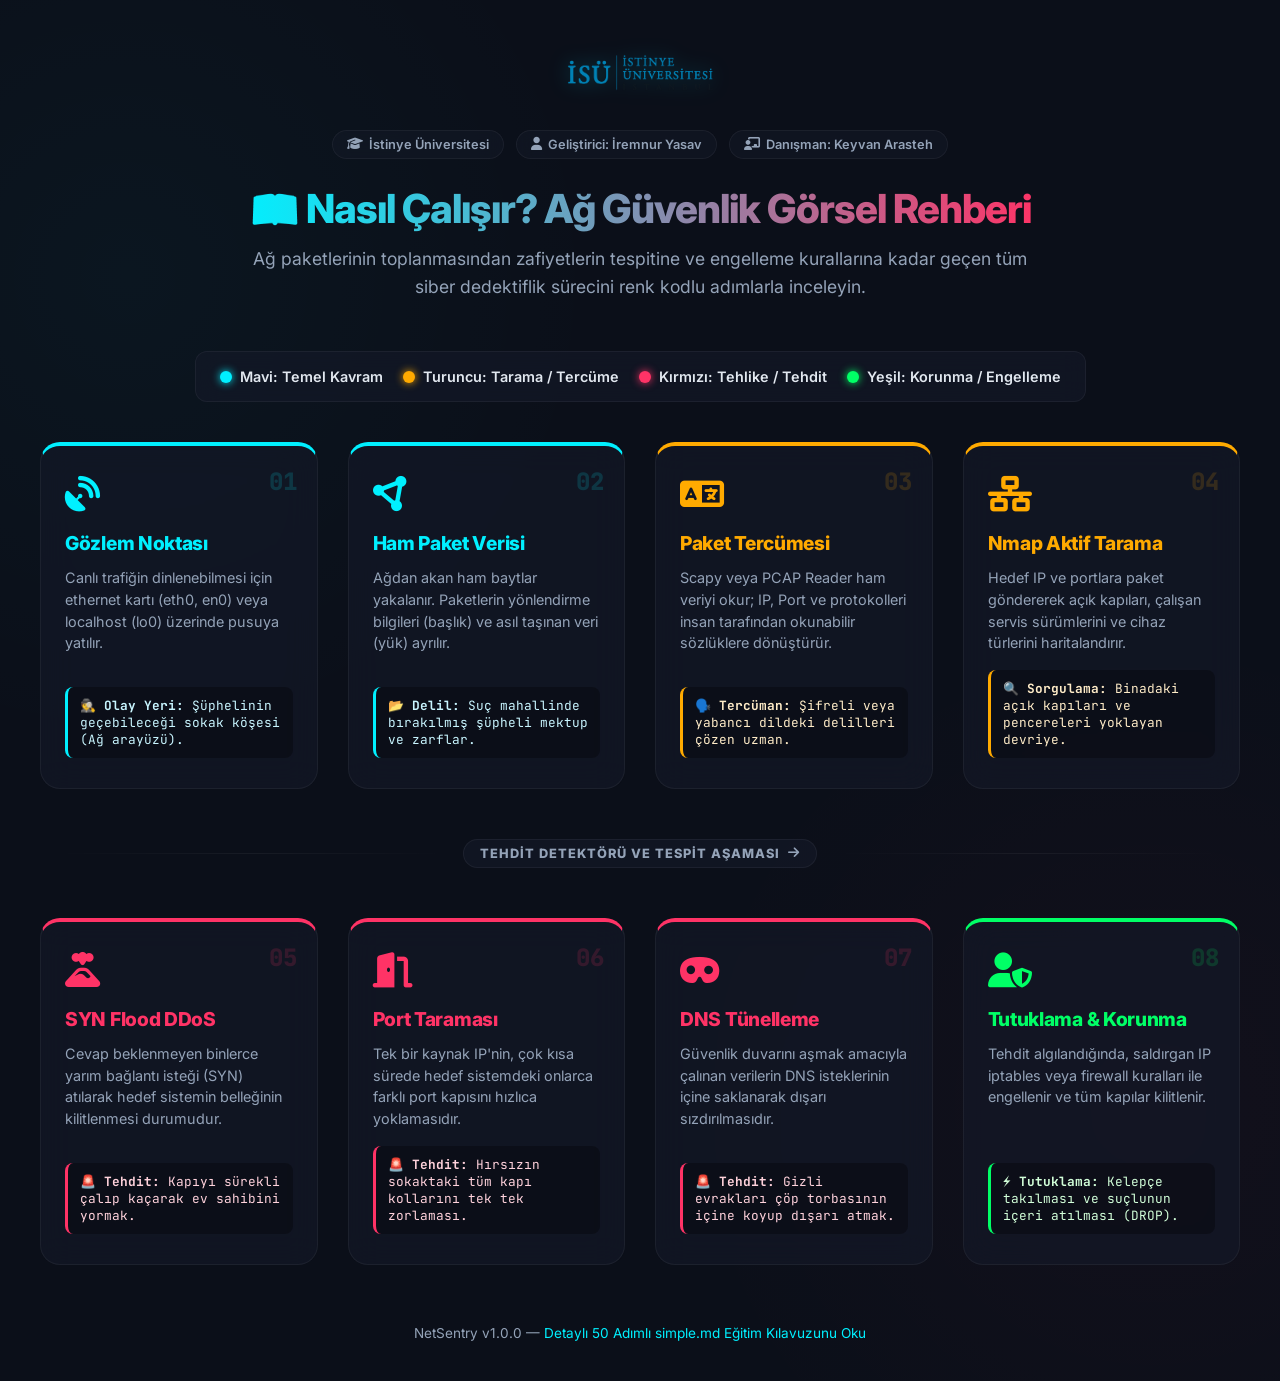
<file: Docs/infographic.html>
<!DOCTYPE html>
<html lang="tr">
<head>
    <meta charset="UTF-8">
    <meta name="viewport" content="width=device-width, initial-scale=1.0">
    <title>NetSentry | Görsel Ağ Güvenlik Rehberi</title>
    <!-- Google Fonts -->
    <link href="https://fonts.googleapis.com/css2?family=Inter:wght@300;400;600;800&amp;family=JetBrains+Mono:wght@400;700&amp;display=swap" rel="stylesheet">
    <!-- FontAwesome Icons -->
    <link rel="stylesheet" href="https://cdnjs.cloudflare.com/ajax/libs/font-awesome/6.4.0/css/all.min.css">
    <style>
        :root {
            --bg-color: #0b0f19;
            --panel-bg: rgba(20, 26, 40, 0.65);
            --border-color: rgba(255, 255, 255, 0.05);
            --text-color: #e2e8f0;
            --text-muted: #94a3b8;
            
            /* Renk Kodlaması */
            --color-concept: #00f0ff;    /* Mavi: Kavram */
            --color-scanner: #ffaa00;    /* Turuncu: Tarama / Tercüme */
            --color-danger: #ff3366;     /* Kırmızı: Tehlike / Zafiyet */
            --color-protect: #00ff66;    /* Yeşil: Korunma */
        }

        * {
            margin: 0;
            padding: 0;
            box-sizing: border-box;
        }

        body {
            font-family: 'Inter', sans-serif;
            background-color: var(--bg-color);
            color: var(--text-color);
            background-image: 
                radial-gradient(circle at 10% 20%, rgba(0, 240, 255, 0.03), transparent 30%),
                radial-gradient(circle at 90% 80%, rgba(255, 51, 102, 0.03), transparent 30%);
            min-height: 100vh;
            padding: 40px 20px;
            display: flex;
            flex-direction: column;
            align-items: center;
        }

        header {
            text-align: center;
            margin-bottom: 50px;
            max-width: 800px;
        }

        header h1 {
            font-size: 2.5rem;
            font-weight: 800;
            background: linear-gradient(to right, #00f0ff, #ff3366);
            -webkit-background-clip: text;
            background-clip: text;
            -webkit-text-fill-color: transparent;
            color: transparent;
            margin-bottom: 12px;
            letter-spacing: -1px;
        }

        header p {
            color: var(--text-muted);
            font-size: 1.1rem;
            line-height: 1.6;
        }

        .uni-logo {
            height: 65px;
            filter: drop-shadow(0 0 10px rgba(0, 240, 255, 0.3));
            transition: transform 0.4s cubic-bezier(0.175, 0.885, 0.32, 1.275), filter 0.3s ease;
        }

        .uni-logo:hover {
            transform: scale(1.08) rotate(2deg);
            filter: drop-shadow(0 0 15px rgba(0, 240, 255, 0.6));
        }

        .project-info {
            display: flex;
            justify-content: center;
            gap: 12px;
            flex-wrap: wrap;
            margin-bottom: 25px;
        }

        .info-badge {
            background: rgba(20, 26, 40, 0.5);
            border: 1px solid rgba(255, 255, 255, 0.05);
            padding: 6px 14px;
            border-radius: 20px;
            font-size: 0.8rem;
            font-weight: 600;
            color: var(--text-muted);
            backdrop-filter: blur(8px);
            transition: all 0.3s ease;
            display: flex;
            align-items: center;
            gap: 6px;
        }

        .info-badge:hover {
            border-color: var(--color-concept);
            color: var(--text-color);
            box-shadow: 0 0 12px rgba(0, 240, 255, 0.2);
            transform: translateY(-2px);
        }


        /* Renk Açıklama Kartı */
        .color-legend {
            display: flex;
            justify-content: center;
            gap: 20px;
            flex-wrap: wrap;
            margin-bottom: 40px;
            padding: 16px 24px;
            background: var(--panel-bg);
            backdrop-filter: blur(12px);
            border: 1px solid var(--border-color);
            border-radius: 12px;
        }

        .legend-item {
            display: flex;
            align-items: center;
            gap: 8px;
            font-size: 0.9rem;
            font-weight: 600;
        }

        .legend-color {
            width: 12px;
            height: 12px;
            border-radius: 50%;
        }

        .legend-concept { background-color: var(--color-concept); box-shadow: 0 0 8px var(--color-concept); }
        .legend-scanner { background-color: var(--color-scanner); box-shadow: 0 0 8px var(--color-scanner); }
        .legend-danger { background-color: var(--color-danger); box-shadow: 0 0 8px var(--color-danger); }
        .legend-protect { background-color: var(--color-protect); box-shadow: 0 0 8px var(--color-protect); }

        /* Infographic Grid */
        .info-grid {
            display: grid;
            grid-template-columns: repeat(4, 1fr);
            gap: 30px;
            max-width: 1200px;
            width: 100%;
            position: relative;
        }

        @media (max-width: 1024px) {
            .info-grid {
                grid-template-columns: repeat(2, 1fr);
            }
            .flow-line {
                grid-column: span 2;
            }
        }

        @media (max-width: 600px) {
            .info-grid {
                grid-template-columns: 1fr;
            }
            .flow-line {
                grid-column: span 1;
            }
        }

        /* Kart Stilleri */
        .card {
            background: var(--panel-bg);
            backdrop-filter: blur(16px);
            border: 1px solid var(--border-color);
            border-radius: 20px;
            padding: 30px 24px;
            position: relative;
            transition: all 0.4s cubic-bezier(0.175, 0.885, 0.32, 1.275);
            cursor: pointer;
            display: flex;
            flex-direction: column;
            overflow: hidden;
        }

        .card:hover {
            transform: translateY(-8px);
            box-shadow: 0 10px 30px rgba(0, 0, 0, 0.3);
        }

        /* Kart Numarası */
        .card-number {
            position: absolute;
            top: 20px;
            right: 20px;
            font-family: 'JetBrains Mono', monospace;
            font-size: 1.5rem;
            font-weight: 800;
            opacity: 0.15;
            transition: opacity 0.3s;
        }

        .card:hover .card-number {
            opacity: 0.6;
        }

        /* Kart İkonu */
        .card-icon {
            font-size: 2.2rem;
            margin-bottom: 20px;
            width: fit-content;
            transition: transform 0.3s ease;
        }

        .card:hover .card-icon {
            transform: scale(1.1) rotate(5deg);
        }

        /* Kart Başlığı */
        .card-title {
            font-size: 1.2rem;
            font-weight: 800;
            margin-bottom: 12px;
            letter-spacing: -0.3px;
        }

        /* Kart Açıklaması */
        .card-desc {
            font-size: 0.9rem;
            color: var(--text-muted);
            line-height: 1.5;
            margin-bottom: 16px;
            flex: 1;
        }

        /* Dedektif Analojisi Kutusu */
        .detective-box {
            background: rgba(0, 0, 0, 0.3);
            border-radius: 8px;
            padding: 10px 12px;
            font-size: 0.8rem;
            border-left: 3px solid transparent;
            font-family: 'JetBrains Mono', monospace;
        }

        /* Renk Kodlama Sınıfları */
        .card.concept {
            border-top: 4px solid var(--color-concept);
        }
        .card.concept .card-icon, .card.concept .card-title, .card.concept .card-number {
            color: var(--color-concept);
        }
        .card.concept:hover {
            box-shadow: 0 0 25px rgba(0, 240, 255, 0.15);
            border-color: rgba(0, 240, 255, 0.3);
        }
        .card.concept .detective-box {
            border-left-color: var(--color-concept);
            color: #c8f5ff;
        }

        .card.scanner {
            border-top: 4px solid var(--color-scanner);
        }
        .card.scanner .card-icon, .card.scanner .card-title, .card.scanner .card-number {
            color: var(--color-scanner);
        }
        .card.scanner:hover {
            box-shadow: 0 0 25px rgba(255, 170, 0, 0.15);
            border-color: rgba(255, 170, 0, 0.3);
        }
        .card.scanner .detective-box {
            border-left-color: var(--color-scanner);
            color: #ffecc8;
        }

        .card.danger {
            border-top: 4px solid var(--color-danger);
        }
        .card.danger .card-icon, .card.danger .card-title, .card.danger .card-number {
            color: var(--color-danger);
        }
        .card.danger:hover {
            box-shadow: 0 0 25px rgba(255, 51, 102, 0.15);
            border-color: rgba(255, 51, 102, 0.3);
        }
        .card.danger .detective-box {
            border-left-color: var(--color-danger);
            color: #ffd2dc;
        }

        .card.protect {
            border-top: 4px solid var(--color-protect);
        }
        .card.protect .card-icon, .card.protect .card-title, .card.protect .card-number {
            color: var(--color-protect);
        }
        .card.protect:hover {
            box-shadow: 0 0 25px rgba(0, 255, 102, 0.15);
            border-color: rgba(0, 255, 102, 0.3);
        }
        .card.protect .detective-box {
            border-left-color: var(--color-protect);
            color: #d2ffd9;
        }

        /* Yön Okları (Flow Arrows) */
        .flow-line {
            display: flex;
            align-items: center;
            justify-content: center;
            color: var(--text-muted);
            font-size: 1.5rem;
            grid-column: span 4;
            margin: 20px 0;
            position: relative;
        }

        .flow-line::before, .flow-line::after {
            content: '';
            flex: 1;
            height: 1px;
            background: linear-gradient(to right, transparent, var(--border-color), transparent);
            margin: 0 20px;
        }

        .flow-indicator {
            background: var(--panel-bg);
            border: 1px solid var(--border-color);
            padding: 6px 16px;
            border-radius: 20px;
            font-size: 0.8rem;
            font-weight: 800;
            color: var(--text-muted);
            letter-spacing: 1px;
            display: flex;
            align-items: center;
            gap: 8px;
        }

        .flow-indicator i {
            animation: bounceRight 1.5s infinite;
        }

        @keyframes bounceRight {
            0%, 100% { transform: translateX(0); }
            50% { transform: translateX(4px); }
        }

        footer {
            margin-top: 60px;
            text-align: center;
            color: var(--text-muted);
            font-size: 0.85rem;
        }

        footer a {
            color: var(--color-concept);
            text-decoration: none;
        }

        footer a:hover {
            text-decoration: underline;
        }
    </style>
</head>
<body>

    <header>
        <div style="margin-bottom: 25px; display: flex; justify-content: center; align-items: center;">
            <img src="../ISU_LOGO_TR.png" alt="İstinye Üniversitesi Logo" class="uni-logo">
        </div>
        <div class="project-info">
            <span class="info-badge"><i class="fa-solid fa-graduation-cap"></i> İstinye Üniversitesi</span>
            <span class="info-badge"><i class="fa-solid fa-user"></i> Geliştirici: İremnur Yasav</span>
            <span class="info-badge"><i class="fa-solid fa-chalkboard-user"></i> Danışman: Keyvan Arasteh</span>
        </div>
        <h1>📖 Nasıl Çalışır? Ağ Güvenlik Görsel Rehberi</h1>
        <p>Ağ paketlerinin toplanmasından zafiyetlerin tespitine ve engelleme kurallarına kadar geçen tüm siber dedektiflik sürecini renk kodlu adımlarla inceleyin.</p>
    </header>

    <div class="color-legend">
        <div class="legend-item"><div class="legend-color legend-concept"></div> Mavi: Temel Kavram</div>
        <div class="legend-item"><div class="legend-color legend-scanner"></div> Turuncu: Tarama / Tercüme</div>
        <div class="legend-item"><div class="legend-color legend-danger"></div> Kırmızı: Tehlike / Tehdit</div>
        <div class="legend-item"><div class="legend-color legend-protect"></div> Yeşil: Korunma / Engelleme</div>
    </div>

    <div class="info-grid">
        <!-- 1. Gözlem Noktası -->
        <div class="card concept">
            <span class="card-number">01</span>
            <i class="card-icon fa-solid fa-satellite-dish"></i>
            <h3 class="card-title">Gözlem Noktası</h3>
            <p class="card-desc">Canlı trafiğin dinlenebilmesi için ethernet kartı (eth0, en0) veya localhost (lo0) üzerinde pusuya yatılır.</p>
            <div class="detective-box">
                🕵️ <strong>Olay Yeri:</strong> Şüphelinin geçebileceği sokak köşesi (Ağ arayüzü).
            </div>
        </div>

        <!-- 2. Ham Veri -->
        <div class="card concept">
            <span class="card-number">02</span>
            <i class="card-icon fa-solid fa-circle-nodes"></i>
            <h3 class="card-title">Ham Paket Verisi</h3>
            <p class="card-desc">Ağdan akan ham baytlar yakalanır. Paketlerin yönlendirme bilgileri (başlık) ve asıl taşınan veri (yük) ayrılır.</p>
            <div class="detective-box">
                📂 <strong>Delil:</strong> Suç mahallinde bırakılmış şüpheli mektup ve zarflar.
            </div>
        </div>

        <!-- 3. Paket Çeviri -->
        <div class="card scanner">
            <span class="card-number">03</span>
            <i class="card-icon fa-solid fa-language"></i>
            <h3 class="card-title">Paket Tercümesi</h3>
            <p class="card-desc">Scapy veya PCAP Reader ham veriyi okur; IP, Port ve protokolleri insan tarafından okunabilir sözlüklere dönüştürür.</p>
            <div class="detective-box">
                🗣️ <strong>Tercüman:</strong> Şifreli veya yabancı dildeki delilleri çözen uzman.
            </div>
        </div>

        <!-- 4. Nmap Keşif -->
        <div class="card scanner">
            <span class="card-number">04</span>
            <i class="card-icon fa-solid fa-network-wired"></i>
            <h3 class="card-title">Nmap Aktif Tarama</h3>
            <p class="card-desc">Hedef IP ve portlara paket göndererek açık kapıları, çalışan servis sürümlerini ve cihaz türlerini haritalandırır.</p>
            <div class="detective-box">
                🔍 <strong>Sorgulama:</strong> Binadaki açık kapıları ve pencereleri yoklayan devriye.
            </div>
        </div>

        <!-- FLOW LINE BETWEEN PHASE 1 AND PHASE 2 -->
        <div class="flow-line">
            <div class="flow-indicator">
                TEHDİT DETEKTÖRÜ VE TESPİT AŞAMASI <i class="fa-solid fa-arrow-right"></i>
            </div>
        </div>

        <!-- 5. SYN Flood -->
        <div class="card danger">
            <span class="card-number">05</span>
            <i class="card-icon fa-solid fa-volcano"></i>
            <h3 class="card-title">SYN Flood DDoS</h3>
            <p class="card-desc">Cevap beklenmeyen binlerce yarım bağlantı isteği (SYN) atılarak hedef sistemin belleğinin kilitlenmesi durumudur.</p>
            <div class="detective-box">
                🚨 <strong>Tehdit:</strong> Kapıyı sürekli çalıp kaçarak ev sahibini yormak.
            </div>
        </div>

        <!-- 6. Port Scan -->
        <div class="card danger">
            <span class="card-number">06</span>
            <i class="card-icon fa-solid fa-door-open"></i>
            <h3 class="card-title">Port Taraması</h3>
            <p class="card-desc">Tek bir kaynak IP'nin, çok kısa sürede hedef sistemdeki onlarca farklı port kapısını hızlıca yoklamasıdır.</p>
            <div class="detective-box">
                🚨 <strong>Tehdit:</strong> Hırsızın sokaktaki tüm kapı kollarını tek tek zorlaması.
            </div>
        </div>

        <!-- 7. DNS Tunneling -->
        <div class="card danger">
            <span class="card-number">07</span>
            <i class="card-icon fa-solid fa-mask"></i>
            <h3 class="card-title">DNS Tünelleme</h3>
            <p class="card-desc">Güvenlik duvarını aşmak amacıyla çalınan verilerin DNS isteklerinin içine saklanarak dışarı sızdırılmasıdır.</p>
            <div class="detective-box">
                🚨 <strong>Tehdit:</strong> Gizli evrakları çöp torbasının içine koyup dışarı atmak.
            </div>
        </div>

        <!-- 8. Engelleme -->
        <div class="card protect">
            <span class="card-number">08</span>
            <i class="card-icon fa-solid fa-user-shield"></i>
            <h3 class="card-title">Tutuklama & Korunma</h3>
            <p class="card-desc">Tehdit algılandığında, saldırgan IP iptables veya firewall kuralları ile engellenir ve tüm kapılar kilitlenir.</p>
            <div class="detective-box">
                ⚡ <strong>Tutuklama:</strong> Kelepçe takılması ve suçlunun içeri atılması (DROP).
            </div>
        </div>
    </div>

    <footer>
        <p>NetSentry v1.0.0 — <a href="simple.md">Detaylı 50 Adımlı simple.md Eğitim Kılavuzunu Oku</a></p>
    </footer>

</body>
</html>
</file>
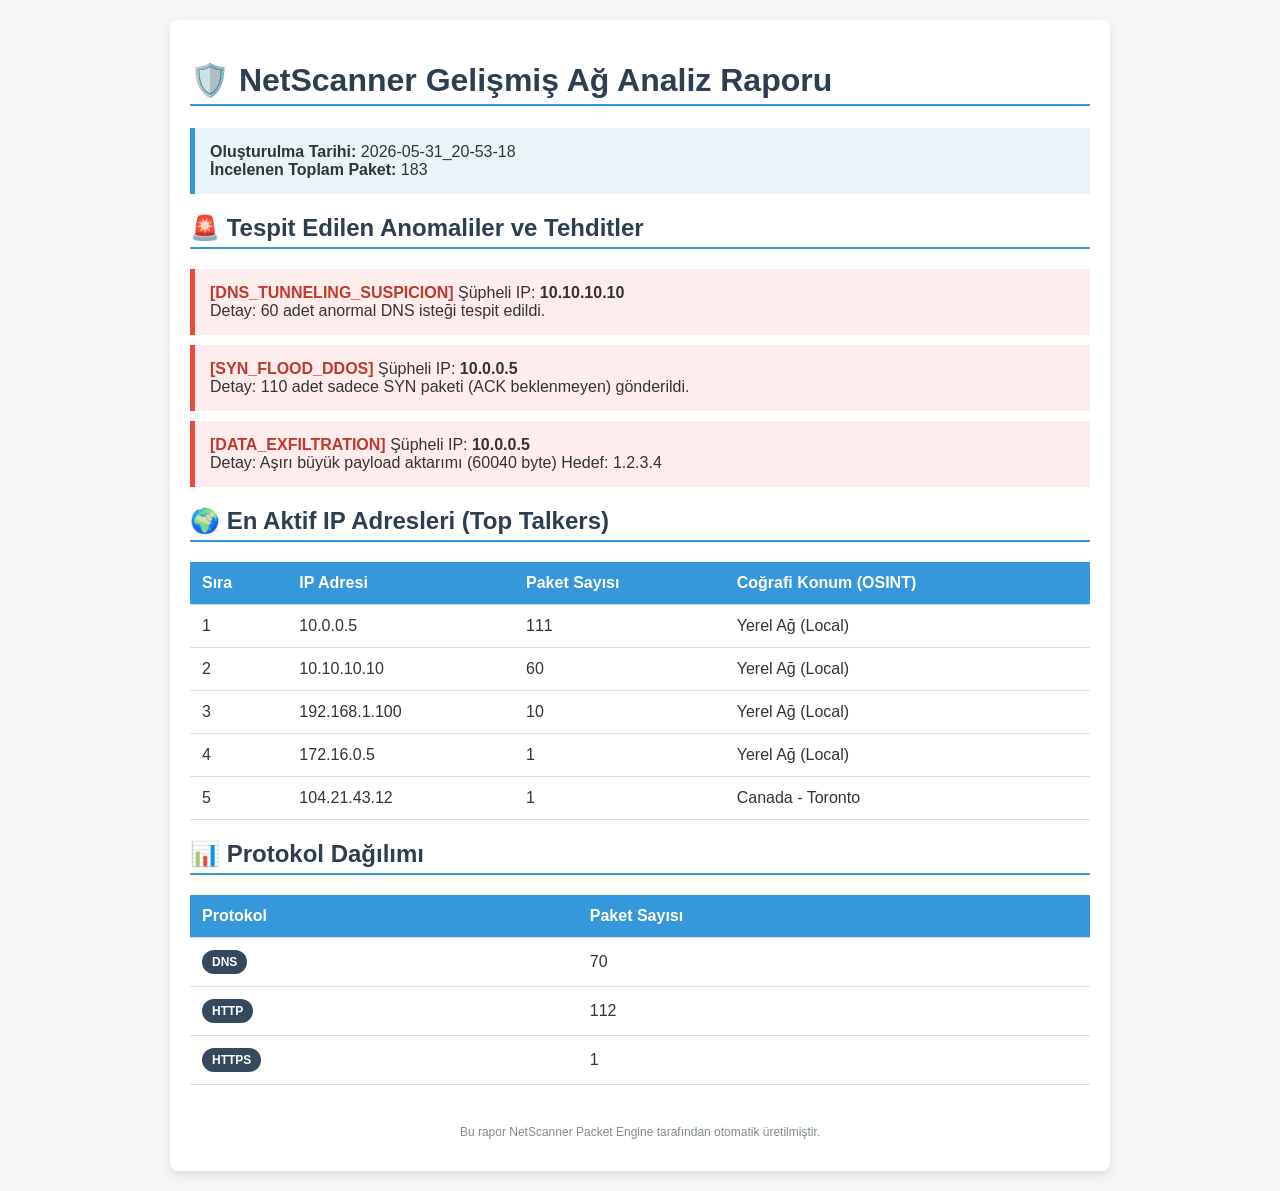
<file: taramalar/traffic_reports/traffic_rapor_cli_pcap_2026-05-31_20-53-18.html>
<!DOCTYPE html>
    <html lang="tr">
    <head>
        <meta charset="UTF-8">
        <title>NetScanner Trafik Analiz Raporu</title>
        <style>
    body {
        font-family: 'Segoe UI', Tahoma, Geneva, Verdana, sans-serif;
        background-color: #f4f7f6; color: #333; margin: 0; padding: 20px;
    }
    h1, h2 {
        color: #2c3e50;
        border-bottom: 2px solid #3498db;
        padding-bottom: 5px;
    }
    .container {
        max-width: 900px; margin: auto; background: #fff;
        padding: 20px; border-radius: 8px;
        box-shadow: 0 4px 8px rgba(0,0,0,0.1);
    }
    .summary-box {
        background: #e8f4f8; padding: 15px;
        border-left: 5px solid #3498db; margin-bottom: 20px;
    }
    table {
        width: 100%; border-collapse: collapse;
        margin-top: 10px; margin-bottom: 20px;
    }
    th, td {
        padding: 12px; text-align: left;
        border-bottom: 1px solid #ddd;
    }
    th { background-color: #3498db; color: white; }
    tr:hover { background-color: #f1f1f1; }
    .alert {
        background: #ffeded; border-left: 5px solid #e74c3c;
        padding: 15px; margin-bottom: 10px;
    }
    .alert-title { color: #c0392b; font-weight: bold; }
    .badge {
        display: inline-block; padding: 5px 10px; border-radius: 15px;
        font-size: 12px; font-weight: bold; color: white; background: #34495e;
    }
    </style>
    </head>
    <body>
        <div class="container">
            <h1>🛡️ NetScanner Gelişmiş Ağ Analiz Raporu</h1>
            <div class="summary-box">
                <strong>Oluşturulma Tarihi:</strong> 2026-05-31_20-53-18 <br>
                <strong>İncelenen Toplam Paket:</strong>
                183
            </div>

            <h2>🚨 Tespit Edilen Anomaliler ve Tehditler</h2>
            <div class='alert'><span class='alert-title'>[DNS_TUNNELING_SUSPICION]</span> Şüpheli IP: <strong>10.10.10.10</strong><br>Detay: 60 adet anormal DNS isteği tespit edildi.</div><div class='alert'><span class='alert-title'>[SYN_FLOOD_DDOS]</span> Şüpheli IP: <strong>10.0.0.5</strong><br>Detay: 110 adet sadece SYN paketi (ACK beklenmeyen) gönderildi.</div><div class='alert'><span class='alert-title'>[DATA_EXFILTRATION]</span> Şüpheli IP: <strong>10.0.0.5</strong><br>Detay: Aşırı büyük payload aktarımı (60040 byte) Hedef: 1.2.3.4</div>

            <h2>🌍 En Aktif IP Adresleri (Top Talkers)</h2>
            <table><tr><th>Sıra</th><th>IP Adresi</th><th>Paket Sayısı</th><th>Coğrafi Konum (OSINT)</th></tr><tr><td>1</td><td>10.0.0.5</td><td>111</td><td>Yerel Ağ (Local)</td></tr><tr><td>2</td><td>10.10.10.10</td><td>60</td><td>Yerel Ağ (Local)</td></tr><tr><td>3</td><td>192.168.1.100</td><td>10</td><td>Yerel Ağ (Local)</td></tr><tr><td>4</td><td>172.16.0.5</td><td>1</td><td>Yerel Ağ (Local)</td></tr><tr><td>5</td><td>104.21.43.12</td><td>1</td><td>Canada - Toronto</td></tr></table>

            <h2>📊 Protokol Dağılımı</h2>
            <table><tr><th>Protokol</th><th>Paket Sayısı</th></tr><tr><td><span class='badge'>DNS</span></td><td>70</td></tr><tr><td><span class='badge'>HTTP</span></td><td>112</td></tr><tr><td><span class='badge'>HTTPS</span></td><td>1</td></tr></table>
            <p style="text-align: center; color: #7f8c8d;
                font-size: 12px; margin-top: 40px;">
                Bu rapor NetScanner Packet Engine tarafından
                otomatik üretilmiştir.
            </p>
        </div>
    </body>
    </html>
</file>
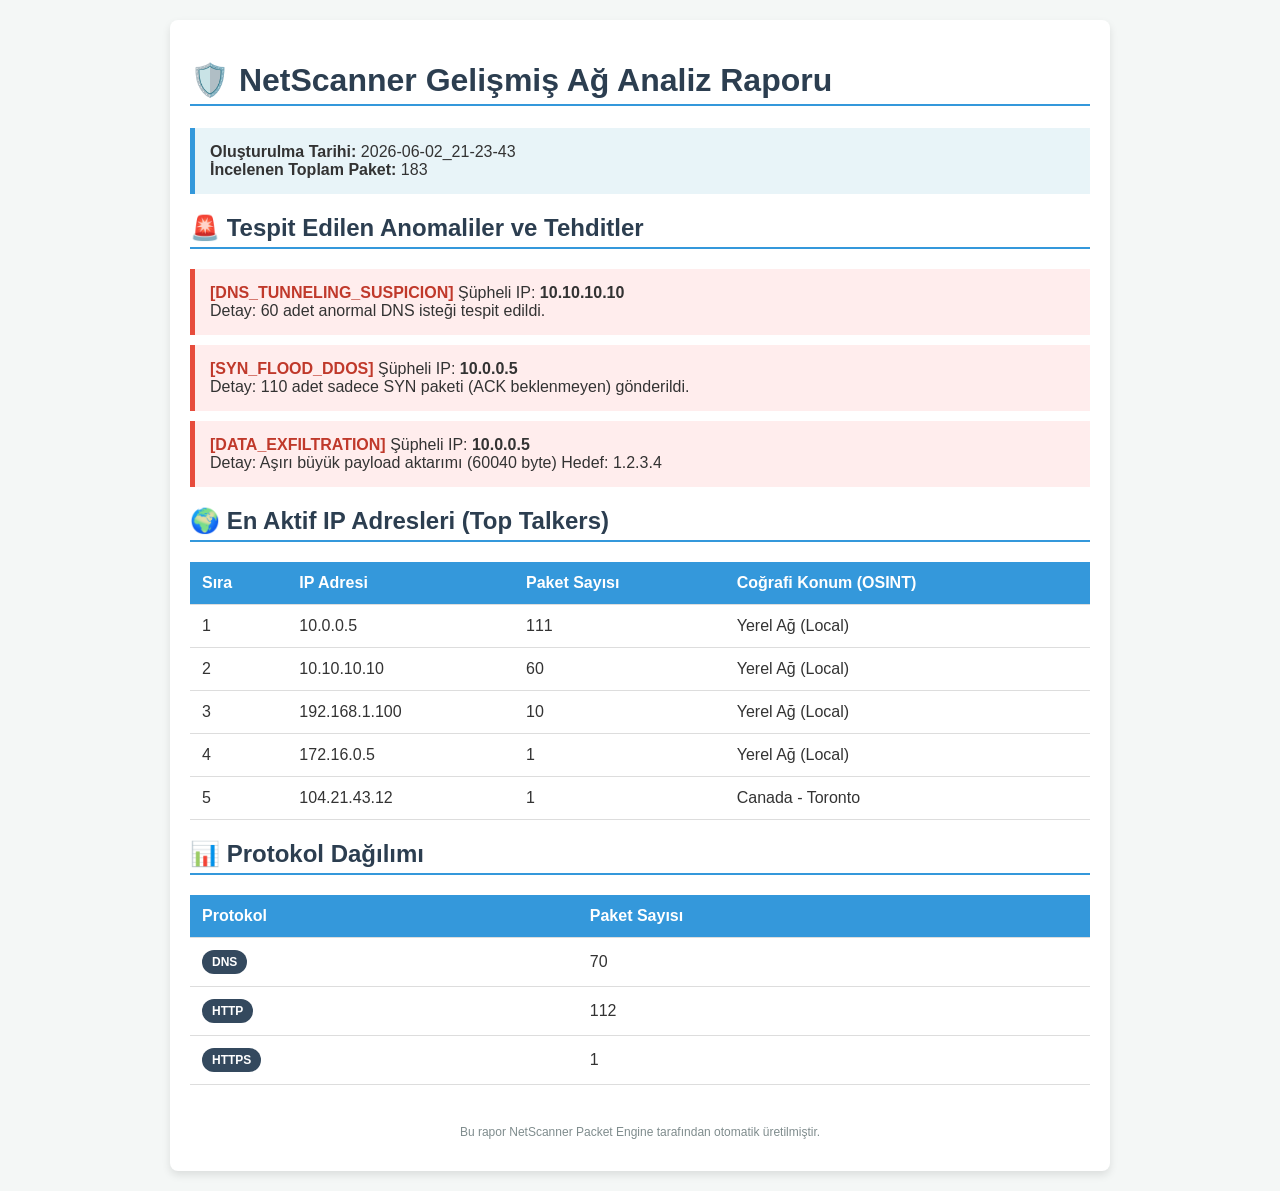
<file: taramalar/traffic_reports/traffic_rapor_web_pcap_2026-06-02_21-23-43.html>
<!DOCTYPE html>
    <html lang="tr">
    <head>
        <meta charset="UTF-8">
        <title>NetScanner Trafik Analiz Raporu</title>
        <style>
    body {
        font-family: 'Segoe UI', Tahoma, Geneva, Verdana, sans-serif;
        background-color: #f4f7f6; color: #333; margin: 0; padding: 20px;
    }
    h1, h2 {
        color: #2c3e50;
        border-bottom: 2px solid #3498db;
        padding-bottom: 5px;
    }
    .container {
        max-width: 900px; margin: auto; background: #fff;
        padding: 20px; border-radius: 8px;
        box-shadow: 0 4px 8px rgba(0,0,0,0.1);
    }
    .summary-box {
        background: #e8f4f8; padding: 15px;
        border-left: 5px solid #3498db; margin-bottom: 20px;
    }
    table {
        width: 100%; border-collapse: collapse;
        margin-top: 10px; margin-bottom: 20px;
    }
    th, td {
        padding: 12px; text-align: left;
        border-bottom: 1px solid #ddd;
    }
    th { background-color: #3498db; color: white; }
    tr:hover { background-color: #f1f1f1; }
    .alert {
        background: #ffeded; border-left: 5px solid #e74c3c;
        padding: 15px; margin-bottom: 10px;
    }
    .alert-title { color: #c0392b; font-weight: bold; }
    .badge {
        display: inline-block; padding: 5px 10px; border-radius: 15px;
        font-size: 12px; font-weight: bold; color: white; background: #34495e;
    }
    </style>
    </head>
    <body>
        <div class="container">
            <h1>🛡️ NetScanner Gelişmiş Ağ Analiz Raporu</h1>
            <div class="summary-box">
                <strong>Oluşturulma Tarihi:</strong> 2026-06-02_21-23-43 <br>
                <strong>İncelenen Toplam Paket:</strong>
                183
            </div>

            <h2>🚨 Tespit Edilen Anomaliler ve Tehditler</h2>
            <div class='alert'><span class='alert-title'>[DNS_TUNNELING_SUSPICION]</span> Şüpheli IP: <strong>10.10.10.10</strong><br>Detay: 60 adet anormal DNS isteği tespit edildi.</div><div class='alert'><span class='alert-title'>[SYN_FLOOD_DDOS]</span> Şüpheli IP: <strong>10.0.0.5</strong><br>Detay: 110 adet sadece SYN paketi (ACK beklenmeyen) gönderildi.</div><div class='alert'><span class='alert-title'>[DATA_EXFILTRATION]</span> Şüpheli IP: <strong>10.0.0.5</strong><br>Detay: Aşırı büyük payload aktarımı (60040 byte) Hedef: 1.2.3.4</div>

            <h2>🌍 En Aktif IP Adresleri (Top Talkers)</h2>
            <table><tr><th>Sıra</th><th>IP Adresi</th><th>Paket Sayısı</th><th>Coğrafi Konum (OSINT)</th></tr><tr><td>1</td><td>10.0.0.5</td><td>111</td><td>Yerel Ağ (Local)</td></tr><tr><td>2</td><td>10.10.10.10</td><td>60</td><td>Yerel Ağ (Local)</td></tr><tr><td>3</td><td>192.168.1.100</td><td>10</td><td>Yerel Ağ (Local)</td></tr><tr><td>4</td><td>172.16.0.5</td><td>1</td><td>Yerel Ağ (Local)</td></tr><tr><td>5</td><td>104.21.43.12</td><td>1</td><td>Canada - Toronto</td></tr></table>

            <h2>📊 Protokol Dağılımı</h2>
            <table><tr><th>Protokol</th><th>Paket Sayısı</th></tr><tr><td><span class='badge'>DNS</span></td><td>70</td></tr><tr><td><span class='badge'>HTTP</span></td><td>112</td></tr><tr><td><span class='badge'>HTTPS</span></td><td>1</td></tr></table>
            <p style="text-align: center; color: #7f8c8d;
                font-size: 12px; margin-top: 40px;">
                Bu rapor NetScanner Packet Engine tarafından
                otomatik üretilmiştir.
            </p>
        </div>
    </body>
    </html>
</file>
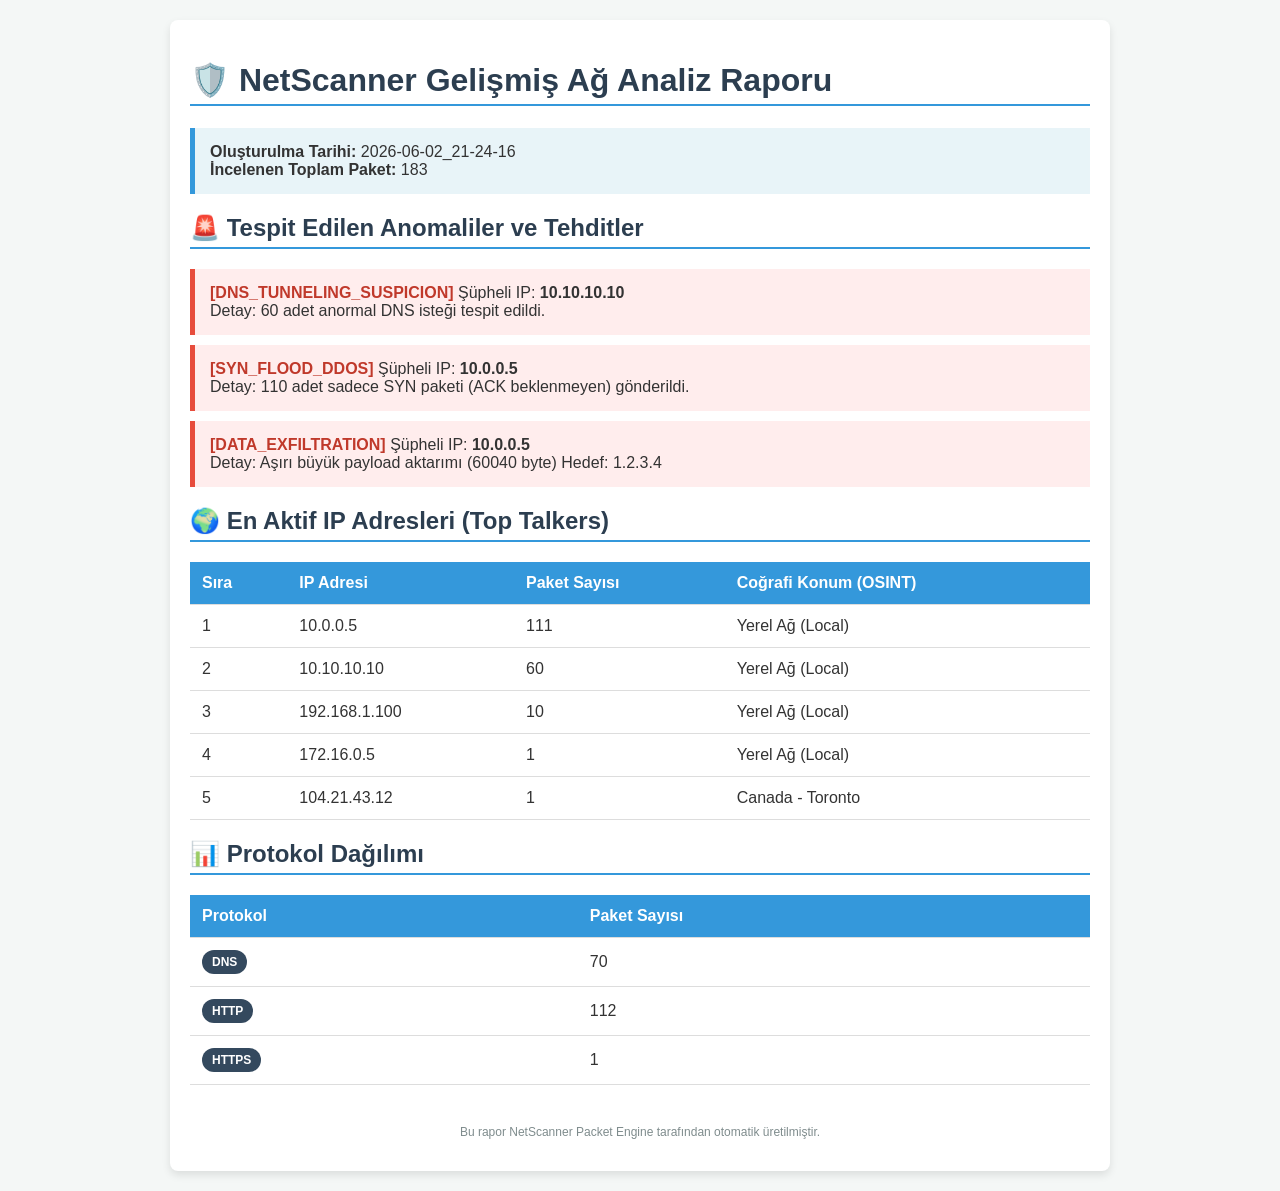
<file: taramalar/traffic_reports/traffic_rapor_web_pcap_2026-06-02_21-24-16.html>
<!DOCTYPE html>
    <html lang="tr">
    <head>
        <meta charset="UTF-8">
        <title>NetScanner Trafik Analiz Raporu</title>
        <style>
    body {
        font-family: 'Segoe UI', Tahoma, Geneva, Verdana, sans-serif;
        background-color: #f4f7f6; color: #333; margin: 0; padding: 20px;
    }
    h1, h2 {
        color: #2c3e50;
        border-bottom: 2px solid #3498db;
        padding-bottom: 5px;
    }
    .container {
        max-width: 900px; margin: auto; background: #fff;
        padding: 20px; border-radius: 8px;
        box-shadow: 0 4px 8px rgba(0,0,0,0.1);
    }
    .summary-box {
        background: #e8f4f8; padding: 15px;
        border-left: 5px solid #3498db; margin-bottom: 20px;
    }
    table {
        width: 100%; border-collapse: collapse;
        margin-top: 10px; margin-bottom: 20px;
    }
    th, td {
        padding: 12px; text-align: left;
        border-bottom: 1px solid #ddd;
    }
    th { background-color: #3498db; color: white; }
    tr:hover { background-color: #f1f1f1; }
    .alert {
        background: #ffeded; border-left: 5px solid #e74c3c;
        padding: 15px; margin-bottom: 10px;
    }
    .alert-title { color: #c0392b; font-weight: bold; }
    .badge {
        display: inline-block; padding: 5px 10px; border-radius: 15px;
        font-size: 12px; font-weight: bold; color: white; background: #34495e;
    }
    </style>
    </head>
    <body>
        <div class="container">
            <h1>🛡️ NetScanner Gelişmiş Ağ Analiz Raporu</h1>
            <div class="summary-box">
                <strong>Oluşturulma Tarihi:</strong> 2026-06-02_21-24-16 <br>
                <strong>İncelenen Toplam Paket:</strong>
                183
            </div>

            <h2>🚨 Tespit Edilen Anomaliler ve Tehditler</h2>
            <div class='alert'><span class='alert-title'>[DNS_TUNNELING_SUSPICION]</span> Şüpheli IP: <strong>10.10.10.10</strong><br>Detay: 60 adet anormal DNS isteği tespit edildi.</div><div class='alert'><span class='alert-title'>[SYN_FLOOD_DDOS]</span> Şüpheli IP: <strong>10.0.0.5</strong><br>Detay: 110 adet sadece SYN paketi (ACK beklenmeyen) gönderildi.</div><div class='alert'><span class='alert-title'>[DATA_EXFILTRATION]</span> Şüpheli IP: <strong>10.0.0.5</strong><br>Detay: Aşırı büyük payload aktarımı (60040 byte) Hedef: 1.2.3.4</div>

            <h2>🌍 En Aktif IP Adresleri (Top Talkers)</h2>
            <table><tr><th>Sıra</th><th>IP Adresi</th><th>Paket Sayısı</th><th>Coğrafi Konum (OSINT)</th></tr><tr><td>1</td><td>10.0.0.5</td><td>111</td><td>Yerel Ağ (Local)</td></tr><tr><td>2</td><td>10.10.10.10</td><td>60</td><td>Yerel Ağ (Local)</td></tr><tr><td>3</td><td>192.168.1.100</td><td>10</td><td>Yerel Ağ (Local)</td></tr><tr><td>4</td><td>172.16.0.5</td><td>1</td><td>Yerel Ağ (Local)</td></tr><tr><td>5</td><td>104.21.43.12</td><td>1</td><td>Canada - Toronto</td></tr></table>

            <h2>📊 Protokol Dağılımı</h2>
            <table><tr><th>Protokol</th><th>Paket Sayısı</th></tr><tr><td><span class='badge'>DNS</span></td><td>70</td></tr><tr><td><span class='badge'>HTTP</span></td><td>112</td></tr><tr><td><span class='badge'>HTTPS</span></td><td>1</td></tr></table>
            <p style="text-align: center; color: #7f8c8d;
                font-size: 12px; margin-top: 40px;">
                Bu rapor NetScanner Packet Engine tarafından
                otomatik üretilmiştir.
            </p>
        </div>
    </body>
    </html>
</file>
